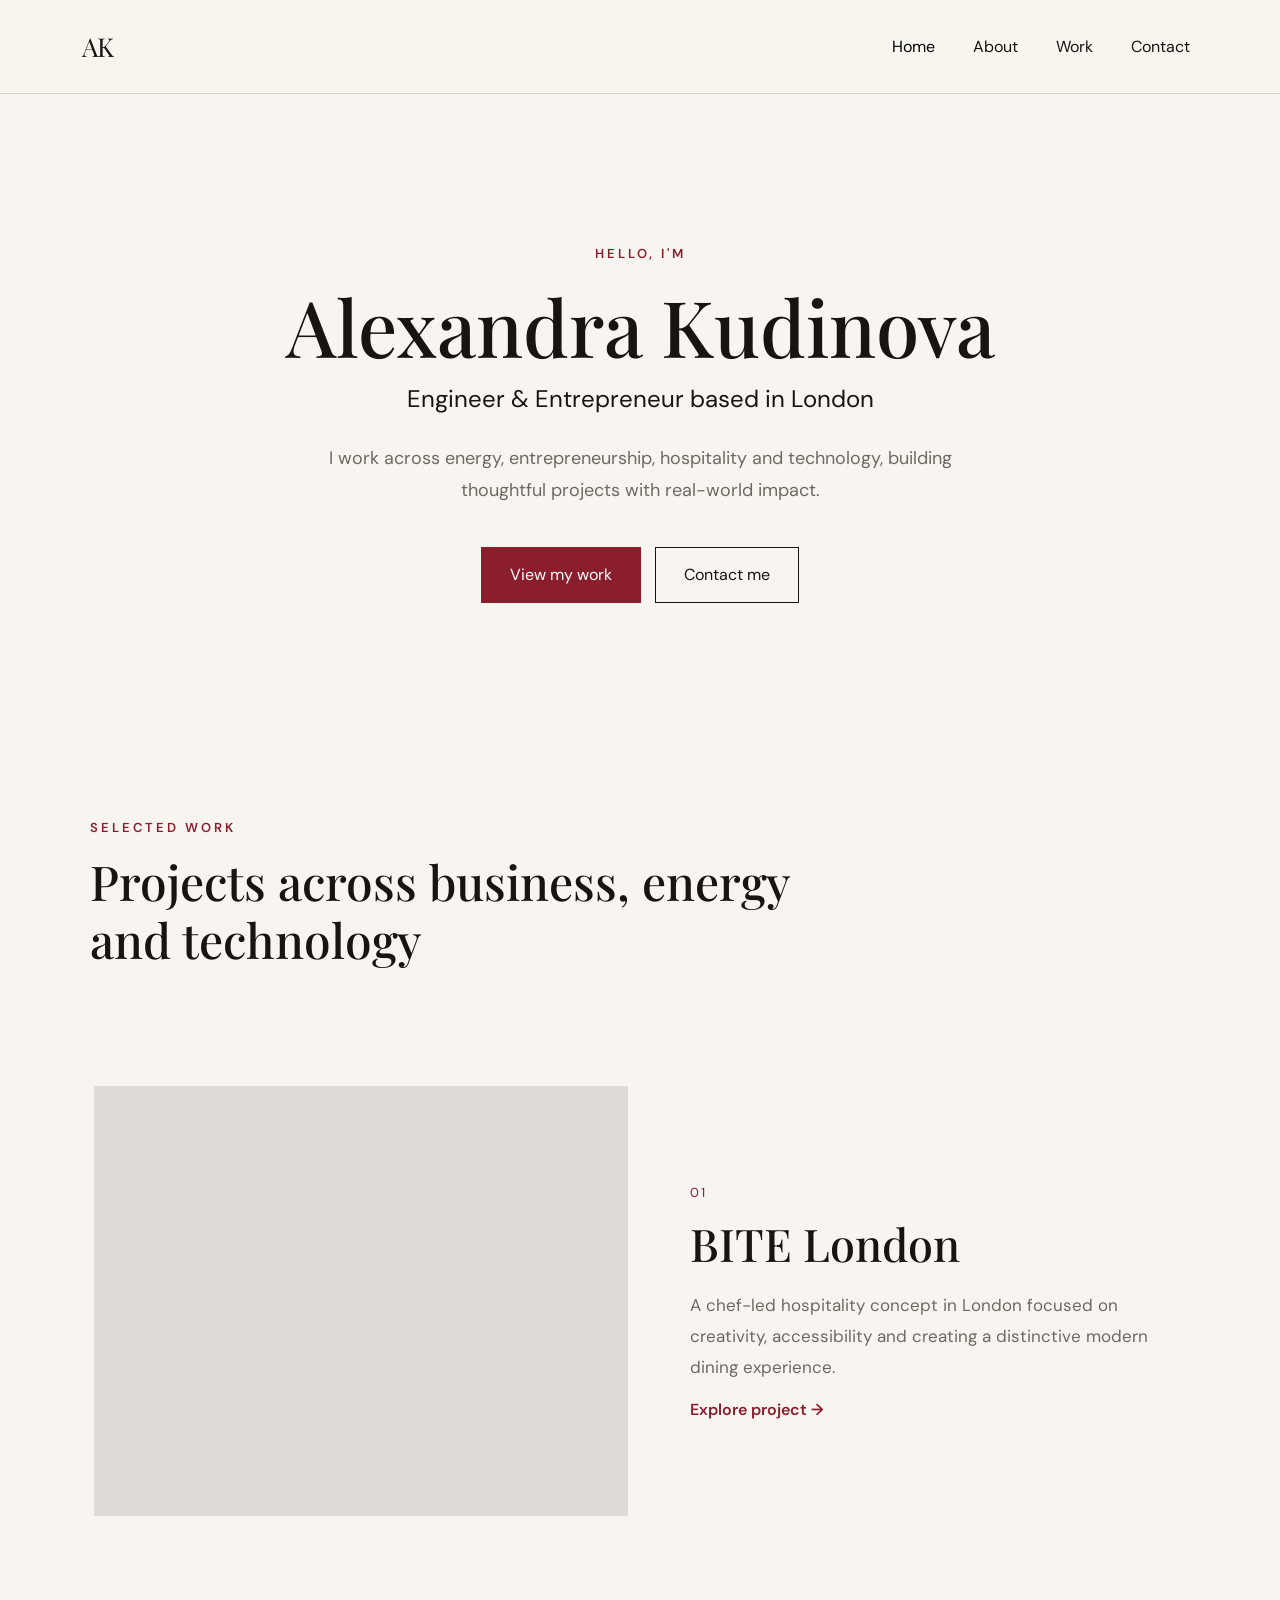
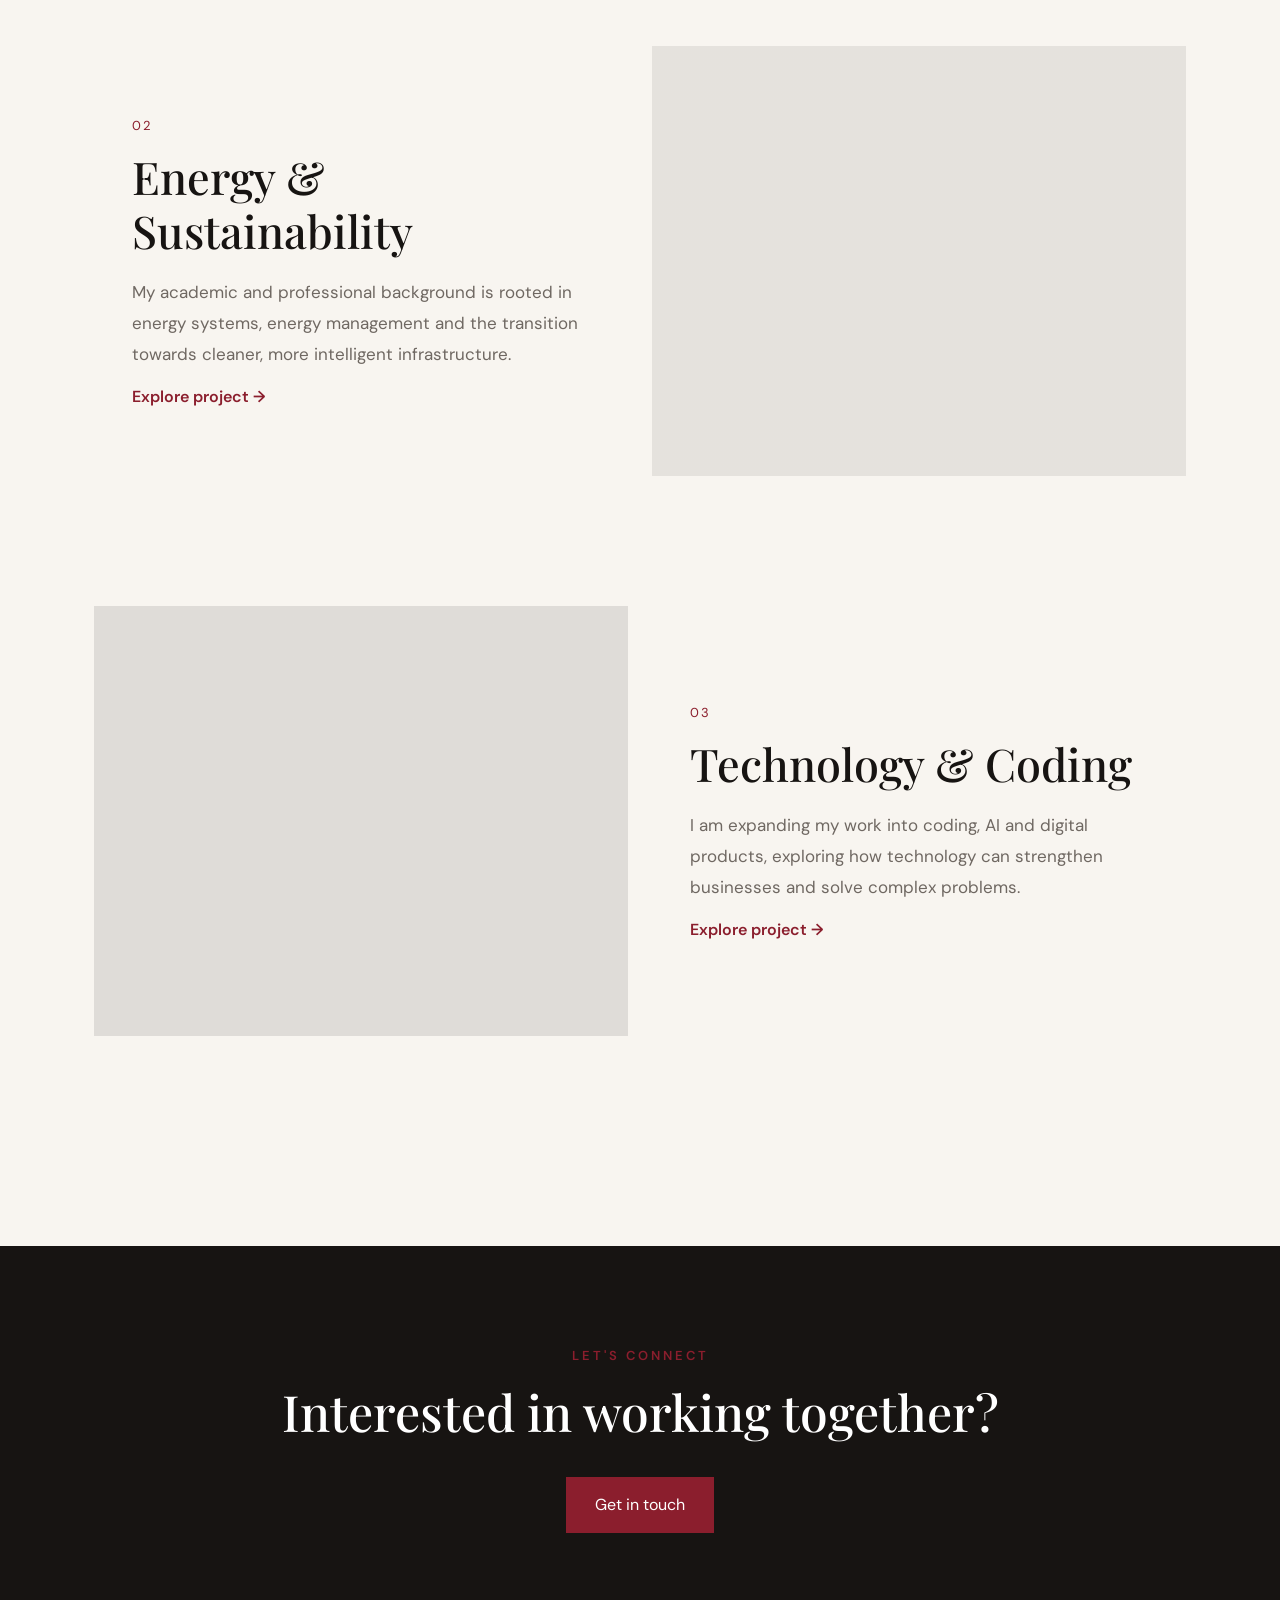
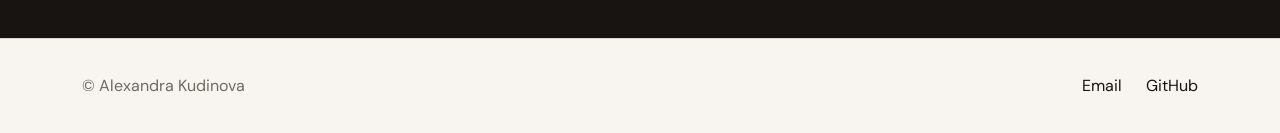
<file: index.html>
<!DOCTYPE html>
<html lang="en">
  <head>
    <meta charset="UTF-8" />
    <meta name="viewport" content="width=device-width, initial-scale=1.0" />

    <title>Alexandra Kudinova | Engineer & Entrepreneur</title>

    <meta
      name="description"
      content="Portfolio of Alexandra Kudinova, an engineer and entrepreneur based in London working across energy, hospitality and technology."
    />

    <link
      href="https://cdn.jsdelivr.net/npm/bootstrap@5.3.8/dist/css/bootstrap.min.css"
      rel="stylesheet"
    />

    <link
      href="https://fonts.googleapis.com/css2?family=DM+Sans:wght@400;500;600&family=Playfair+Display:wght@500;600&display=swap"
      rel="stylesheet"
    />

    <link rel="stylesheet" href="style.css" />
  </head>

  <body>
    <nav class="navbar navbar-expand-md navbar-light">
      <div class="container">
        <a class="navbar-brand" href="index.html">AK</a>

        <button
          class="navbar-toggler"
          type="button"
          data-bs-toggle="collapse"
          data-bs-target="#navbarMenu"
        >
          <span class="navbar-toggler-icon"></span>
        </button>

        <div class="collapse navbar-collapse" id="navbarMenu">
          <ul class="navbar-nav ms-auto">
            <li class="nav-item">
              <a class="nav-link active" href="index.html">Home</a>
            </li>

            <li class="nav-item">
              <a class="nav-link" href="about.html">About</a>
            </li>

            <li class="nav-item">
              <a class="nav-link" href="work.html">Work</a>
            </li>

            <li class="nav-item">
              <a class="nav-link" href="contact.html">Contact</a>
            </li>
          </ul>
        </div>
      </div>
    </nav>

    <main>
      <section class="hero">
        <div class="container">
          <p class="eyebrow">Hello, I'm</p>

          <h1>Alexandra Kudinova</h1>

          <h2>Engineer & Entrepreneur based in London</h2>

          <p class="hero-description">
            I work across energy, entrepreneurship, hospitality and technology,
            building thoughtful projects with real-world impact.
          </p>

          <div class="hero-buttons">
            <a href="work.html" class="btn-primary-custom">View my work</a>
            <a href="contact.html" class="btn-secondary-custom">Contact me</a>
          </div>
        </div>
      </section>

      <section class="intro-section container">
        <p class="section-label">Selected work</p>

        <h2 class="section-title">
          Projects across business, energy and technology
        </h2>
      </section>

      <section class="container project-list">
        <div class="row project-row align-items-center">
          <div class="col-md-6">
            <div class="project-image restaurant-image"></div>
          </div>

          <div class="col-md-6 project-copy">
            <span class="project-number">01</span>

            <h3>BITE London</h3>

            <p>
              A chef-led hospitality concept in London focused on creativity,
              accessibility and creating a distinctive modern dining
              experience.
            </p>

            <a href="work.html" class="text-link">Explore project →</a>
          </div>
        </div>

        <div class="row project-row align-items-center">
          <div class="col-md-6 project-copy order-2 order-md-1">
            <span class="project-number">02</span>

            <h3>Energy & Sustainability</h3>

            <p>
              My academic and professional background is rooted in energy
              systems, energy management and the transition towards cleaner,
              more intelligent infrastructure.
            </p>

            <a href="work.html" class="text-link">Explore project →</a>
          </div>

          <div class="col-md-6 order-1 order-md-2">
            <div class="project-image energy-image"></div>
          </div>
        </div>

        <div class="row project-row align-items-center">
          <div class="col-md-6">
            <div class="project-image technology-image"></div>
          </div>

          <div class="col-md-6 project-copy">
            <span class="project-number">03</span>

            <h3>Technology & Coding</h3>

            <p>
              I am expanding my work into coding, AI and digital products,
              exploring how technology can strengthen businesses and solve
              complex problems.
            </p>

            <a href="work.html" class="text-link">Explore project →</a>
          </div>
        </div>
      </section>

      <section class="cta-section">
        <div class="container">
          <p class="section-label">Let's connect</p>

          <h2>Interested in working together?</h2>

          <a
            href="mailto:kudinova2102@gmail.com"
            class="btn-primary-custom"
          >
            Get in touch
          </a>
        </div>
      </section>
    </main>

    <footer>
      <div class="container footer-content">
        <p>© Alexandra Kudinova</p>

        <div>
          <a href="mailto:kudinova2102@gmail.com">Email</a>
          <a
            href="https://github.com/alxskdnv-cyber"
            target="_blank"
          >
            GitHub
          </a>
        </div>
      </div>
    </footer>

    <script
      src="https://cdn.jsdelivr.net/npm/bootstrap@5.3.8/dist/js/bootstrap.bundle.min.js"
    ></script>
  </body>
</html>
</file>
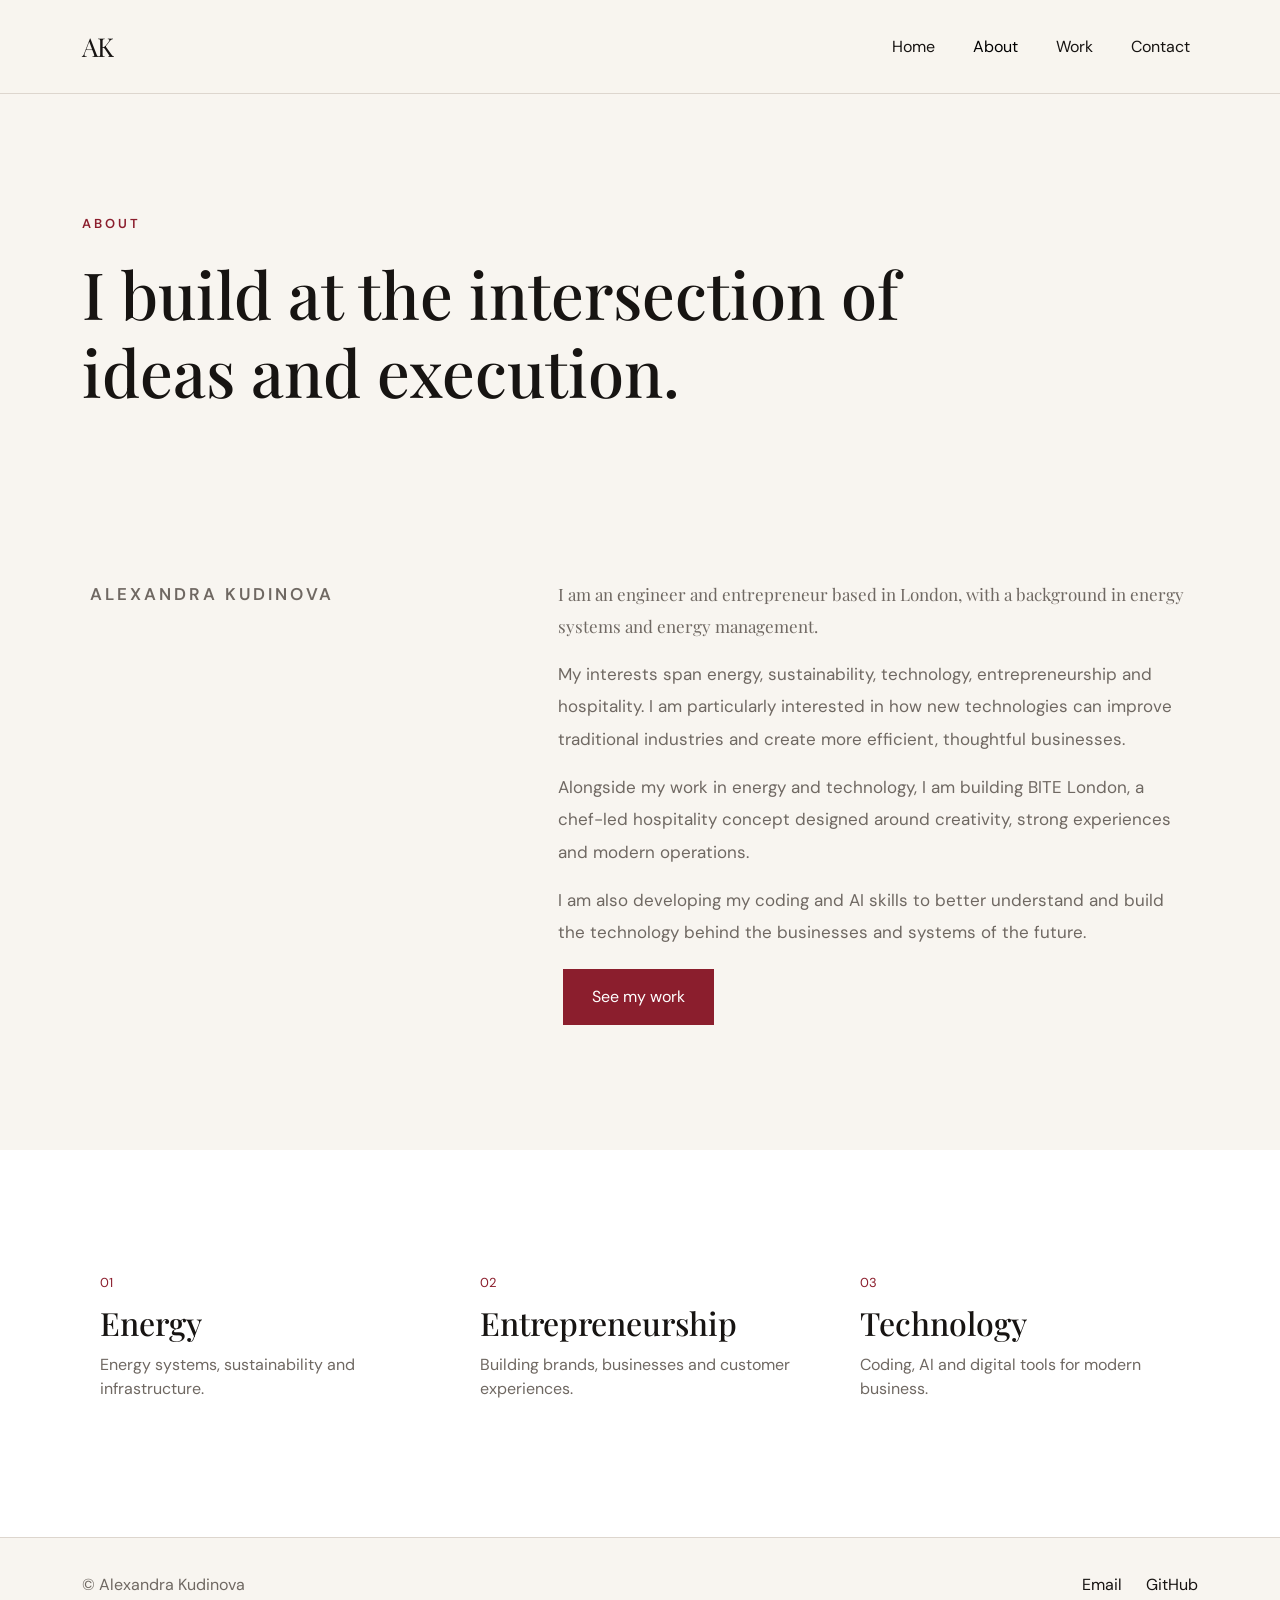
<file: about.html>
<!DOCTYPE html>
<html lang="en">
  <head>
    <meta charset="UTF-8" />
    <meta name="viewport" content="width=device-width, initial-scale=1.0" />

    <title>About Alexandra Kudinova</title>

    <meta
      name="description"
      content="Learn more about Alexandra Kudinova, an engineer and entrepreneur based in London."
    />

    <link
      href="https://cdn.jsdelivr.net/npm/bootstrap@5.3.8/dist/css/bootstrap.min.css"
      rel="stylesheet"
    />

    <link
      href="https://fonts.googleapis.com/css2?family=DM+Sans:wght@400;500;600&family=Playfair+Display:wght@500;600&display=swap"
      rel="stylesheet"
    />

    <link rel="stylesheet" href="style.css" />
  </head>

  <body>
    <nav class="navbar navbar-expand-md navbar-light">
      <div class="container">
        <a class="navbar-brand" href="index.html">AK</a>

        <button
          class="navbar-toggler"
          type="button"
          data-bs-toggle="collapse"
          data-bs-target="#navbarMenu"
        >
          <span class="navbar-toggler-icon"></span>
        </button>

        <div class="collapse navbar-collapse" id="navbarMenu">
          <ul class="navbar-nav ms-auto">
            <li class="nav-item">
              <a class="nav-link" href="index.html">Home</a>
            </li>

            <li class="nav-item">
              <a class="nav-link active" href="about.html">About</a>
            </li>

            <li class="nav-item">
              <a class="nav-link" href="work.html">Work</a>
            </li>

            <li class="nav-item">
              <a class="nav-link" href="contact.html">Contact</a>
            </li>
          </ul>
        </div>
      </div>
    </nav>

    <main>
      <section class="page-hero">
        <div class="container">
          <p class="eyebrow">About</p>

          <h1>I build at the intersection of ideas and execution.</h1>
        </div>
      </section>

      <section class="container about-section">
        <div class="row">
          <div class="col-md-5">
            <p class="section-label">Alexandra Kudinova</p>
          </div>

          <div class="col-md-7">
            <p class="large-copy">
              I am an engineer and entrepreneur based in London, with a
              background in energy systems and energy management.
            </p>

            <p>
              My interests span energy, sustainability, technology,
              entrepreneurship and hospitality. I am particularly interested in
              how new technologies can improve traditional industries and
              create more efficient, thoughtful businesses.
            </p>

            <p>
              Alongside my work in energy and technology, I am building BITE
              London, a chef-led hospitality concept designed around creativity,
              strong experiences and modern operations.
            </p>

            <p>
              I am also developing my coding and AI skills to better understand
              and build the technology behind the businesses and systems of the
              future.
            </p>

            <a href="work.html" class="btn-primary-custom">
              See my work
            </a>
          </div>
        </div>
      </section>

      <section class="facts-section">
        <div class="container">
          <div class="row">
            <div class="col-md-4 fact-item">
              <span>01</span>
              <h3>Energy</h3>
              <p>Energy systems, sustainability and infrastructure.</p>
            </div>

            <div class="col-md-4 fact-item">
              <span>02</span>
              <h3>Entrepreneurship</h3>
              <p>Building brands, businesses and customer experiences.</p>
            </div>

            <div class="col-md-4 fact-item">
              <span>03</span>
              <h3>Technology</h3>
              <p>Coding, AI and digital tools for modern business.</p>
            </div>
          </div>
        </div>
      </section>
    </main>

    <footer>
      <div class="container footer-content">
        <p>© Alexandra Kudinova</p>

        <div>
          <a href="mailto:kudinova2102@gmail.com">Email</a>
          <a
            href="https://github.com/alxskdnv-cyber"
            target="_blank"
          >
            GitHub
          </a>
        </div>
      </div>
    </footer>

    <script
      src="https://cdn.jsdelivr.net/npm/bootstrap@5.3.8/dist/js/bootstrap.bundle.min.js"
    ></script>
  </body>
</html>
</file>
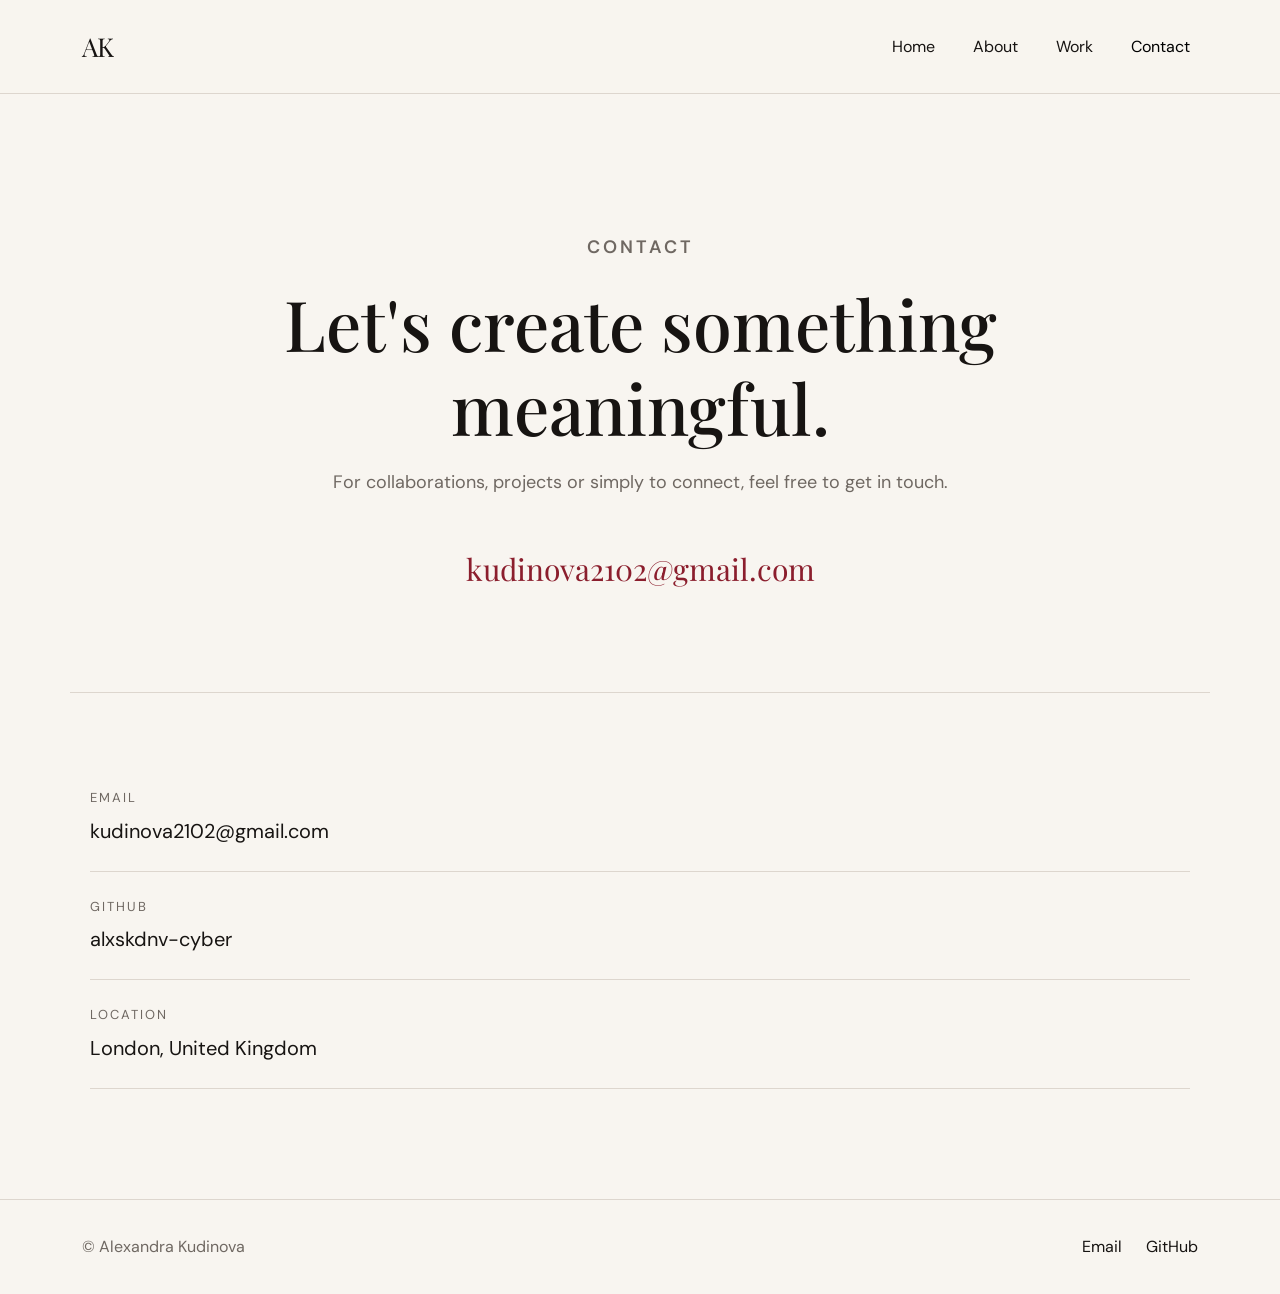
<file: contact.html>
<!DOCTYPE html>
<html lang="en">
  <head>
    <meta charset="UTF-8" />
    <meta name="viewport" content="width=device-width, initial-scale=1.0" />

    <title>Contact Alexandra Kudinova</title>

    <meta
      name="description"
      content="Contact Alexandra Kudinova, engineer and entrepreneur based in London."
    />

    <link
      href="https://cdn.jsdelivr.net/npm/bootstrap@5.3.8/dist/css/bootstrap.min.css"
      rel="stylesheet"
    />

    <link
      href="https://fonts.googleapis.com/css2?family=DM+Sans:wght@400;500;600&family=Playfair+Display:wght@500;600&display=swap"
      rel="stylesheet"
    />

    <link rel="stylesheet" href="style.css" />
  </head>

  <body>
    <nav class="navbar navbar-expand-md navbar-light">
      <div class="container">
        <a class="navbar-brand" href="index.html">AK</a>

        <button
          class="navbar-toggler"
          type="button"
          data-bs-toggle="collapse"
          data-bs-target="#navbarMenu"
        >
          <span class="navbar-toggler-icon"></span>
        </button>

        <div class="collapse navbar-collapse" id="navbarMenu">
          <ul class="navbar-nav ms-auto">
            <li class="nav-item">
              <a class="nav-link" href="index.html">Home</a>
            </li>

            <li class="nav-item">
              <a class="nav-link" href="about.html">About</a>
            </li>

            <li class="nav-item">
              <a class="nav-link" href="work.html">Work</a>
            </li>

            <li class="nav-item">
              <a class="nav-link active" href="contact.html">Contact</a>
            </li>
          </ul>
        </div>
      </div>
    </nav>

    <main>
      <section class="contact-hero">
        <div class="container">
          <p class="eyebrow">Contact</p>

          <h1>Let's create something meaningful.</h1>

          <p>
            For collaborations, projects or simply to connect, feel free to get
            in touch.
          </p>

          <a
            href="mailto:kudinova2102@gmail.com"
            class="email-link"
          >
            kudinova2102@gmail.com
          </a>
        </div>
      </section>

      <section class="container contact-links">
        <div>
          <span>Email</span>

          <a href="mailto:kudinova2102@gmail.com">
            kudinova2102@gmail.com
          </a>
        </div>

        <div>
          <span>GitHub</span>

          <a
            href="https://github.com/alxskdnv-cyber"
            target="_blank"
          >
            alxskdnv-cyber
          </a>
        </div>

        <div>
          <span>Location</span>
          <p>London, United Kingdom</p>
        </div>
      </section>
    </main>

    <footer>
      <div class="container footer-content">
        <p>© Alexandra Kudinova</p>

        <div>
          <a href="mailto:kudinova2102@gmail.com">Email</a>
          <a
            href="https://github.com/alxskdnv-cyber"
            target="_blank"
          >
            GitHub
          </a>
        </div>
      </div>
    </footer>

    <script
      src="https://cdn.jsdelivr.net/npm/bootstrap@5.3.8/dist/js/bootstrap.bundle.min.js"
    ></script>
  </body>
</html>
</file>
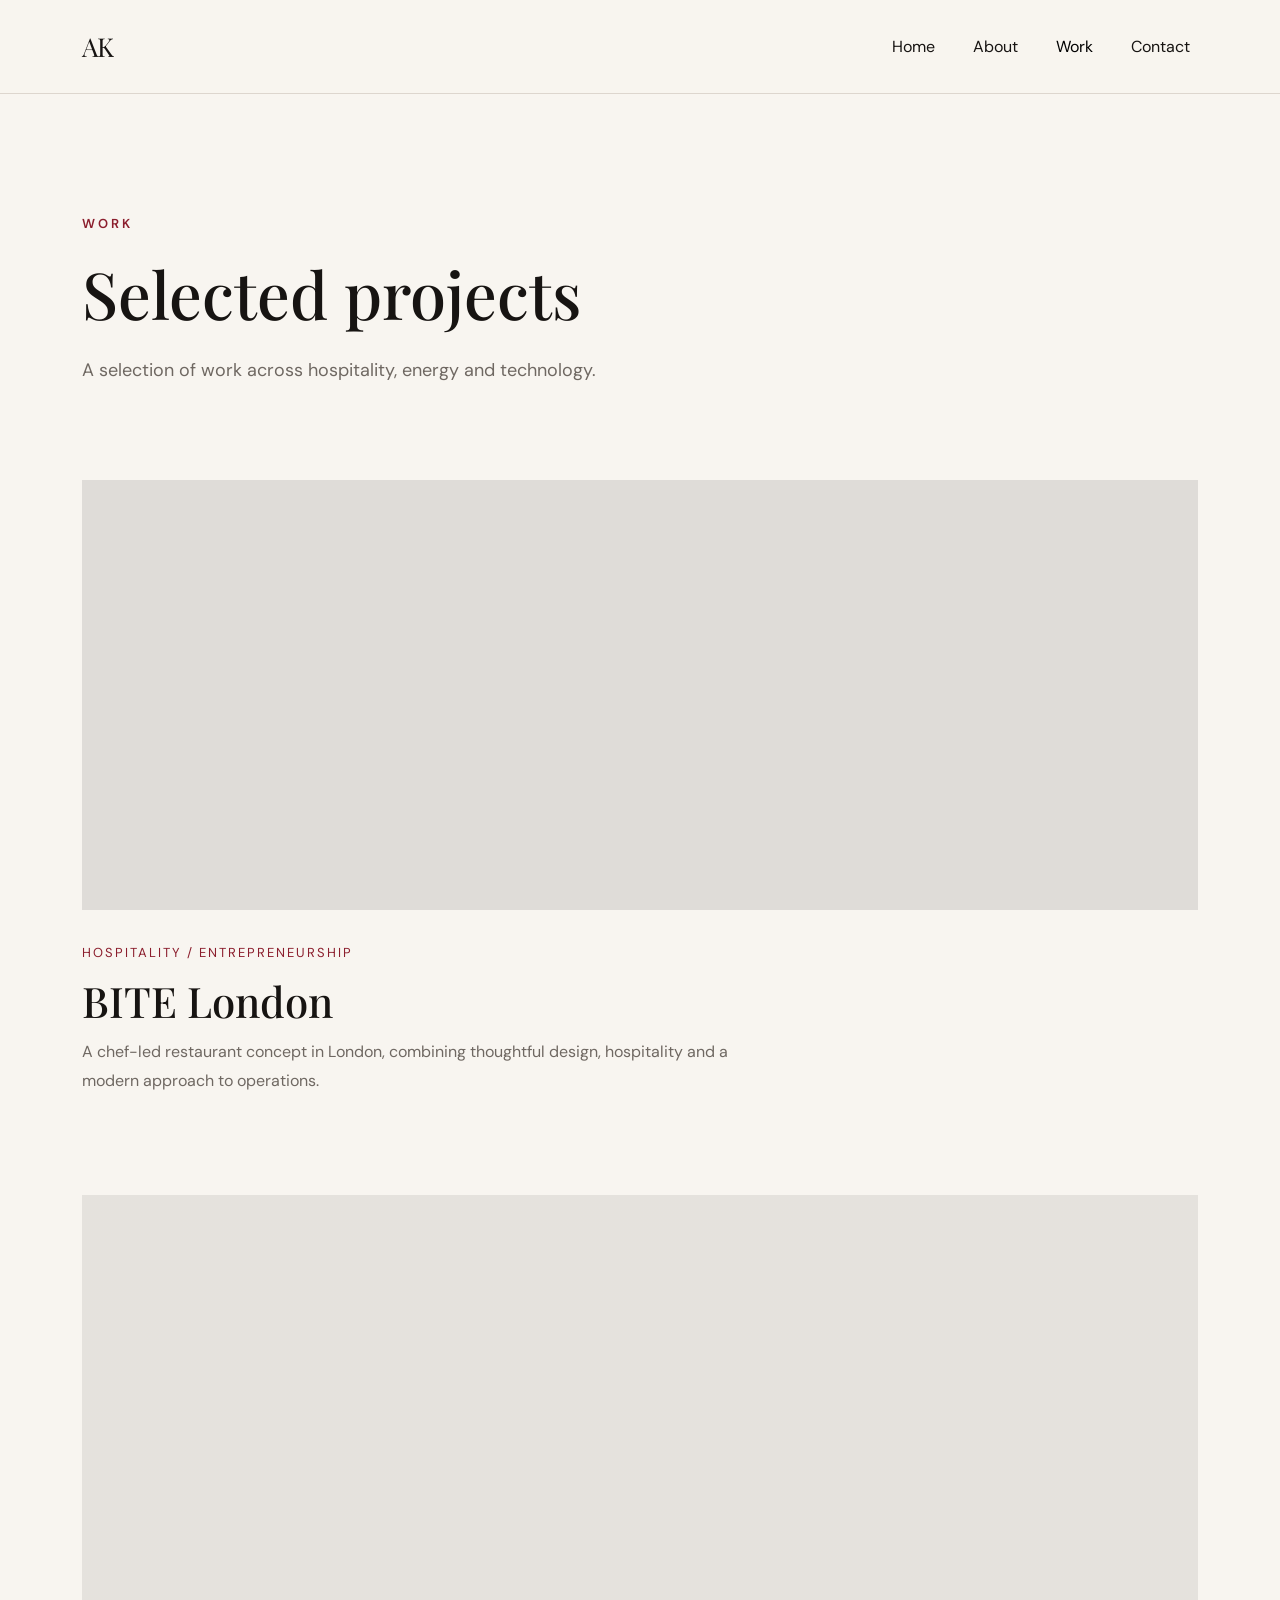
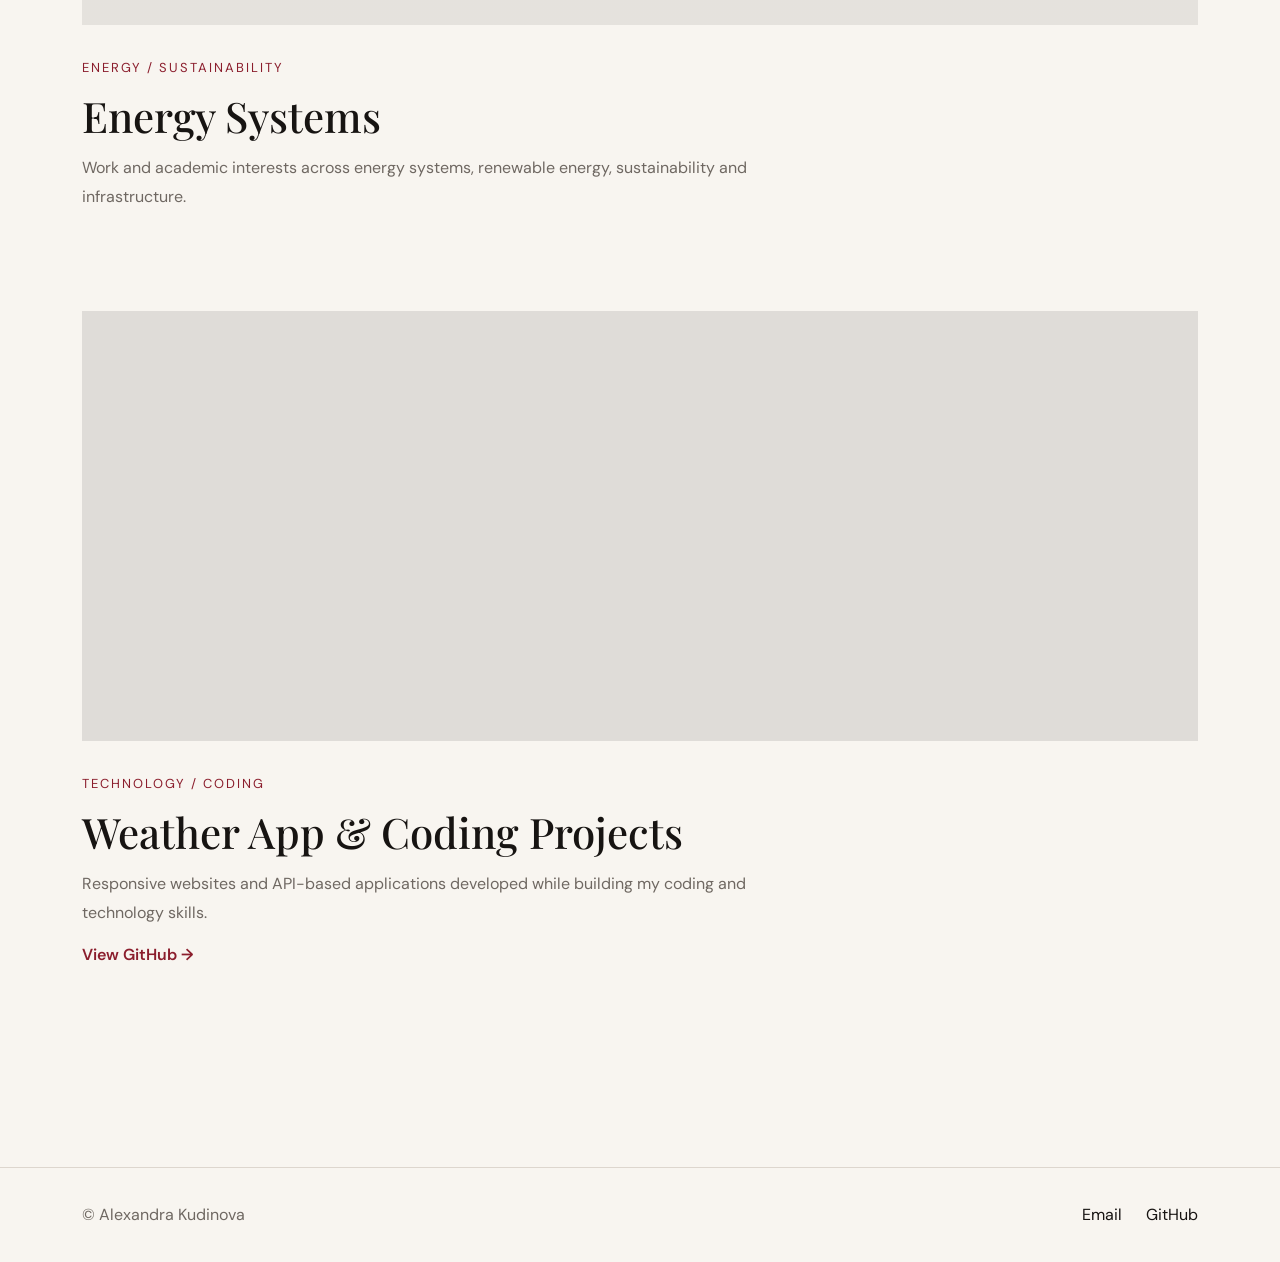
<file: work.html>
<!DOCTYPE html>
<html lang="en">
  <head>
    <meta charset="UTF-8" />
    <meta name="viewport" content="width=device-width, initial-scale=1.0" />

    <title>Work | Alexandra Kudinova</title>

    <meta
      name="description"
      content="Explore selected projects by Alexandra Kudinova across hospitality, energy and technology."
    />

    <link
      href="https://cdn.jsdelivr.net/npm/bootstrap@5.3.8/dist/css/bootstrap.min.css"
      rel="stylesheet"
    />

    <link
      href="https://fonts.googleapis.com/css2?family=DM+Sans:wght@400;500;600&family=Playfair+Display:wght@500;600&display=swap"
      rel="stylesheet"
    />

    <link rel="stylesheet" href="style.css" />
  </head>

  <body>
    <nav class="navbar navbar-expand-md navbar-light">
      <div class="container">
        <a class="navbar-brand" href="index.html">AK</a>

        <button
          class="navbar-toggler"
          type="button"
          data-bs-toggle="collapse"
          data-bs-target="#navbarMenu"
        >
          <span class="navbar-toggler-icon"></span>
        </button>

        <div class="collapse navbar-collapse" id="navbarMenu">
          <ul class="navbar-nav ms-auto">
            <li class="nav-item">
              <a class="nav-link" href="index.html">Home</a>
            </li>

            <li class="nav-item">
              <a class="nav-link" href="about.html">About</a>
            </li>

            <li class="nav-item">
              <a class="nav-link active" href="work.html">Work</a>
            </li>

            <li class="nav-item">
              <a class="nav-link" href="contact.html">Contact</a>
            </li>
          </ul>
        </div>
      </div>
    </nav>

    <main>
      <section class="page-hero">
        <div class="container">
          <p class="eyebrow">Work</p>

          <h1>Selected projects</h1>

          <p class="page-intro">
            A selection of work across hospitality, energy and technology.
          </p>
        </div>
      </section>

      <section class="container work-grid">
        <div class="work-card">
          <div class="project-image restaurant-image"></div>

          <div class="work-card-copy">
            <span>Hospitality / Entrepreneurship</span>

            <h2>BITE London</h2>

            <p>
              A chef-led restaurant concept in London, combining thoughtful
              design, hospitality and a modern approach to operations.
            </p>
          </div>
        </div>

        <div class="work-card">
          <div class="project-image energy-image"></div>

          <div class="work-card-copy">
            <span>Energy / Sustainability</span>

            <h2>Energy Systems</h2>

            <p>
              Work and academic interests across energy systems, renewable
              energy, sustainability and infrastructure.
            </p>
          </div>
        </div>

        <div class="work-card">
          <div class="project-image technology-image"></div>

          <div class="work-card-copy">
            <span>Technology / Coding</span>

            <h2>Weather App & Coding Projects</h2>

            <p>
              Responsive websites and API-based applications developed while
              building my coding and technology skills.
            </p>

            <a
              href="https://github.com/alxskdnv-cyber"
              target="_blank"
              class="text-link"
            >
              View GitHub →
            </a>
          </div>
        </div>
      </section>
    </main>

    <footer>
      <div class="container footer-content">
        <p>© Alexandra Kudinova</p>

        <div>
          <a href="mailto:kudinova2102@gmail.com">Email</a>
          <a
            href="https://github.com/alxskdnv-cyber"
            target="_blank"
          >
            GitHub
          </a>
        </div>
      </div>
    </footer>

    <script
      src="https://cdn.jsdelivr.net/npm/bootstrap@5.3.8/dist/js/bootstrap.bundle.min.js"
    ></script>
  </body>
</html>
</file>
<file: style.css>
:root {
  --background: #f8f5f0;
  --surface: #ffffff;
  --text: #171412;
  --muted: #6f6862;
  --accent: #8b1e2d;
  --border: #ddd6ce;
}

* {
  box-sizing: border-box;
}

body {
  margin: 0;
  background: var(--background);
  color: var(--text);
  font-family: "DM Sans", sans-serif;
}

h1,
h2,
h3 {
  font-family: "Playfair Display", serif;
}

.navbar {
  background: rgba(248, 245, 240, 0.96);
  padding: 22px 0;
  border-bottom: 1px solid var(--border);
}

.navbar-brand {
  font-family: "Playfair Display", serif;
  font-size: 26px;
  color: var(--text);
}

.nav-link {
  color: var(--text);
  margin-left: 22px;
}

.nav-link:hover,
.nav-link.active {
  color: var(--accent);
}

.hero {
  padding: 150px 20px 130px;
  text-align: center;
}

.eyebrow,
.section-label {
  text-transform: uppercase;
  letter-spacing: 3px;
  font-size: 13px;
  font-weight: 600;
  color: var(--accent);
}

.hero h1 {
  font-size: 78px;
  margin: 12px 0;
}

.hero h2 {
  font-family: "DM Sans", sans-serif;
  font-size: 24px;
  font-weight: 400;
}

.hero-description {
  max-width: 650px;
  margin: 28px auto;
  color: var(--muted);
  line-height: 1.8;
  font-size: 18px;
}

.hero-buttons {
  margin-top: 35px;
}

.btn-primary-custom,
.btn-secondary-custom {
  display: inline-block;
  padding: 15px 28px;
  text-decoration: none;
  margin: 5px;
  transition: 0.2s ease;
}

.btn-primary-custom {
  background: var(--accent);
  color: white;
  border: 1px solid var(--accent);
}

.btn-primary-custom:hover {
  background: #721724;
  color: white;
}

.btn-secondary-custom {
  color: var(--text);
  border: 1px solid var(--text);
}

.btn-secondary-custom:hover {
  background: var(--text);
  color: white;
}

.intro-section {
  padding: 80px 20px 30px;
}

.section-title {
  max-width: 700px;
  font-size: 48px;
  margin-top: 12px;
}

.project-list {
  padding-bottom: 80px;
}

.project-row {
  margin: 80px 0 130px;
}

.project-copy {
  padding: 50px;
}

.project-number {
  font-size: 13px;
  color: var(--accent);
  letter-spacing: 2px;
}

.project-copy h3 {
  font-size: 45px;
  margin: 12px 0 20px;
}

.project-copy p {
  color: var(--muted);
  line-height: 1.8;
  font-size: 17px;
}

.project-image {
  width: 100%;
  min-height: 430px;
  background-size: cover;
  background-position: center;
}

.restaurant-image {
  background-image:
    linear-gradient(rgba(0, 0, 0, 0.1), rgba(0, 0, 0, 0.1)),
    url("https://images.unsplash.com/photo-1517248135467-4c7edcad34c4");
}

.energy-image {
  background-image:
    linear-gradient(rgba(0, 0, 0, 0.08), rgba(0, 0, 0, 0.08)),
    url("https://images.unsplash.com/photo-1473341304170-971dccb5ac1e");
}

.technology-image {
  background-image:
    linear-gradient(rgba(0, 0, 0, 0.1), rgba(0, 0, 0, 0.1)),
    url("https://images.unsplash.com/photo-1518770660439-4636190af475");
}

.text-link {
  color: var(--accent);
  text-decoration: none;
  font-weight: 600;
}

.text-link:hover {
  text-decoration: underline;
}

.cta-section {
  background: var(--text);
  color: white;
  padding: 100px 20px;
  text-align: center;
}

.cta-section h2 {
  font-size: 50px;
  margin: 15px 0 30px;
}

.page-hero {
  padding: 120px 20px 80px;
}

.page-hero h1 {
  max-width: 850px;
  font-size: 65px;
  margin-top: 20px;
}

.page-intro {
  color: var(--muted);
  font-size: 18px;
  margin-top: 25px;
}

.about-section {
  padding: 80px 20px 120px;
}

.large-copy {
  font-family: "Playfair Display", serif;
  font-size: 34px;
  line-height: 1.4;
}

.about-section p {
  color: var(--muted);
  line-height: 1.9;
  font-size: 17px;
}

.facts-section {
  background: white;
  padding: 90px 20px;
}

.fact-item {
  padding: 30px;
}

.fact-item span {
  color: var(--accent);
  font-size: 13px;
}

.fact-item h3 {
  font-size: 32px;
  margin: 10px 0;
}

.fact-item p {
  color: var(--muted);
}

.work-grid {
  padding-bottom: 100px;
}

.work-card {
  margin-bottom: 100px;
}

.work-card-copy {
  max-width: 700px;
  padding-top: 30px;
}

.work-card-copy span {
  color: var(--accent);
  font-size: 13px;
  text-transform: uppercase;
  letter-spacing: 2px;
}

.work-card-copy h2 {
  font-size: 42px;
  margin: 12px 0;
}

.work-card-copy p {
  color: var(--muted);
  line-height: 1.8;
}

.contact-hero {
  padding: 140px 20px 100px;
  text-align: center;
}

.contact-hero h1 {
  font-size: 70px;
  max-width: 800px;
  margin: 20px auto;
}

.contact-hero p {
  color: var(--muted);
  font-size: 18px;
}

.email-link {
  display: inline-block;
  margin-top: 35px;
  font-family: "Playfair Display", serif;
  font-size: 30px;
  color: var(--accent);
  text-decoration: none;
}

.contact-links {
  border-top: 1px solid var(--border);
  padding: 70px 20px 110px;
}

.contact-links > div {
  padding: 25px 0;
  border-bottom: 1px solid var(--border);
}

.contact-links span {
  display: block;
  color: var(--muted);
  font-size: 13px;
  text-transform: uppercase;
  letter-spacing: 2px;
  margin-bottom: 8px;
}

.contact-links a,
.contact-links p {
  color: var(--text);
  font-size: 20px;
  text-decoration: none;
  margin: 0;
}

footer {
  border-top: 1px solid var(--border);
  padding: 35px 0;
}

.footer-content {
  display: flex;
  justify-content: space-between;
  align-items: center;
}

.footer-content p {
  margin: 0;
  color: var(--muted);
}

.footer-content a {
  color: var(--text);
  text-decoration: none;
  margin-left: 20px;
}

.footer-content a:hover {
  color: var(--accent);
}

@media (max-width: 768px) {
  .hero {
    padding: 90px 20px;
  }

  .hero h1 {
    font-size: 46px;
  }

  .hero h2 {
    font-size: 20px;
  }

  .section-title {
    font-size: 36px;
  }

  .project-row {
    margin: 50px 0 80px;
  }

  .project-copy {
    padding: 35px 5px;
  }

  .project-copy h3 {
    font-size: 34px;
  }

  .project-image {
    min-height: 300px;
  }

  .page-hero h1,
  .contact-hero h1 {
    font-size: 44px;
  }

  .large-copy {
    font-size: 28px;
  }

  .email-link {
    font-size: 21px;
  }

  .footer-content {
    flex-direction: column;
    gap: 15px;
    text-align: center;
  }

  .footer-content a {
    margin: 0 8px;
  }
}
</file>
